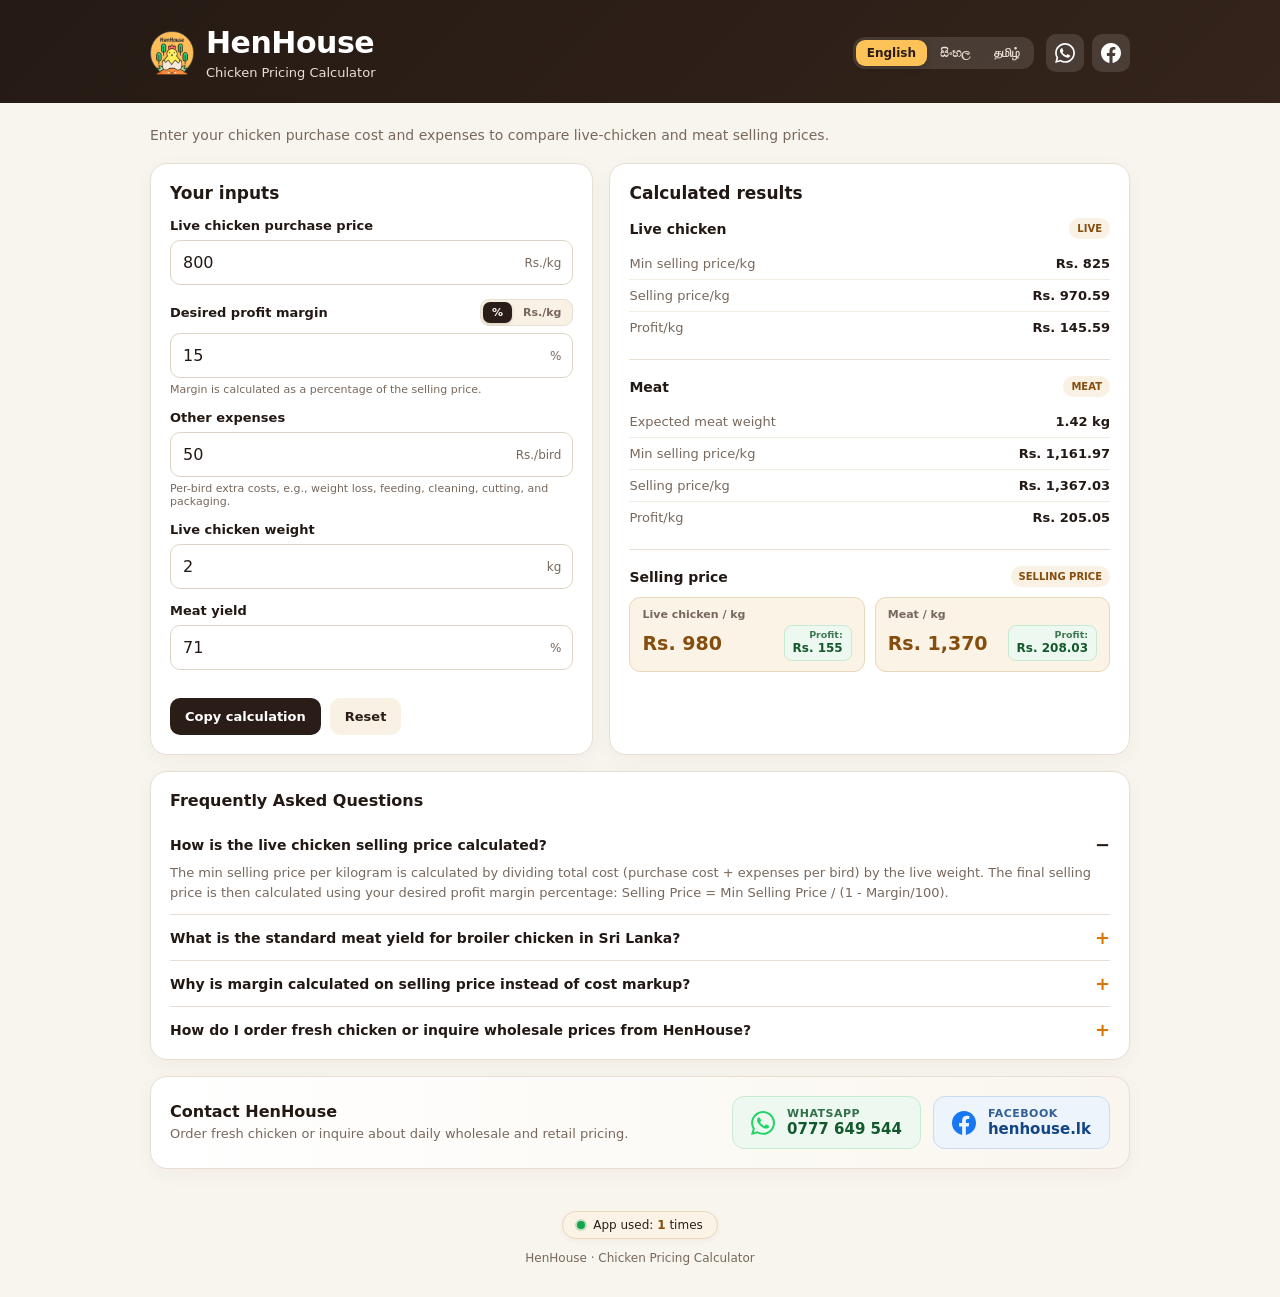
<file: index.html>
<!doctype html>
<html lang="en">
  <head>
    <meta charset="utf-8" />
    <meta name="viewport" content="width=device-width, initial-scale=1" />
    <meta name="theme-color" content="#2a1d17" />
    <meta name="mobile-web-app-capable" content="yes" />
    <meta name="apple-mobile-web-app-capable" content="yes" />
    <meta name="apple-mobile-web-app-status-bar-style" content="black-translucent" />
    <meta name="apple-mobile-web-app-title" content="HenHouse" />
    <meta
      name="description"
      content="Calculate and compare live chicken vs. meat min selling prices, selling prices, and profit margins in Sri Lanka. Trilingual poultry calculator in English, සිංහල, and தமிழ்."
    />
    <meta
      name="keywords"
      content="chicken price sri lanka, henhouse, live chicken price, chicken meat price, broiler poultry calculator, chicken selling price, broiler farming, කුකුල් මස් මිල, කිකිළි මිල, கோழி இறைச்சி விலை, sri lanka poultry farming"
    />
    <meta name="author" content="HenHouse" />
    <meta
      name="robots"
      content="index, follow, max-snippet:-1, max-image-preview:large, max-video-preview:-1"
    />
    <link rel="canonical" href="https://ragulan28.github.io/henhouse-calculator/" />
    <link
      rel="alternate"
      hreflang="x-default"
      href="https://ragulan28.github.io/henhouse-calculator/"
    />
    <link
      rel="alternate"
      hreflang="en"
      href="https://ragulan28.github.io/henhouse-calculator/"
    />
    <link
      rel="alternate"
      hreflang="si"
      href="https://ragulan28.github.io/henhouse-calculator/"
    />
    <link
      rel="alternate"
      hreflang="ta"
      href="https://ragulan28.github.io/henhouse-calculator/"
    />

    <!-- Open Graph / Facebook / WhatsApp -->
    <meta property="og:type" content="website" />
    <meta
      property="og:url"
      content="https://ragulan28.github.io/henhouse-calculator/"
    />
    <meta property="og:site_name" content="HenHouse" />
    <meta
      property="og:title"
      content="HenHouse | Chicken Pricing Calculator (Sri Lanka)"
    />
    <meta
      property="og:description"
      content="Calculate and compare live chicken vs. meat min selling prices, selling prices, and profit margins. Available in English, සිංහල, and தமிழ்."
    />
    <meta
      property="og:image"
      content="https://ragulan28.github.io/henhouse-calculator/assets/images/og-image.png"
    />
    <meta property="og:image:width" content="1200" />
    <meta property="og:image:height" content="630" />
    <meta
      property="og:image:alt"
      content="HenHouse Chicken Pricing Calculator Sri Lanka"
    />
    <meta property="og:locale" content="en_LK" />
    <meta property="og:locale:alternate" content="si_LK" />
    <meta property="og:locale:alternate" content="ta_LK" />

    <!-- Twitter / X -->
    <meta name="twitter:card" content="summary_large_image" />
    <meta
      name="twitter:title"
      content="HenHouse | Chicken Pricing Calculator (Sri Lanka)"
    />
    <meta
      name="twitter:description"
      content="Instant real-time live chicken vs. meat pricing calculator for poultry farmers and retailers in Sri Lanka."
    />
    <meta
      name="twitter:image"
      content="https://ragulan28.github.io/henhouse-calculator/assets/images/og-image.png"
    />

    <!-- Geographic targeting -->
    <meta name="geo.region" content="LK" />
    <meta name="geo.placename" content="Sri Lanka" />

    <title>HenHouse | Chicken Pricing Calculator</title>

    <!-- Schema.org JSON-LD Structured Data -->
    <script type="application/ld+json">
      {
        "@context": "https://schema.org",
        "@graph": [
          {
            "@type": "WebApplication",
            "name": "HenHouse Chicken Pricing Calculator",
            "applicationCategory": "BusinessApplication",
            "operatingSystem": "All",
            "url": "https://ragulan28.github.io/henhouse-calculator/",
            "image": "https://ragulan28.github.io/henhouse-calculator/assets/images/og-image.png",
            "description": "Calculate and compare live chicken vs. meat min selling prices, selling prices, and profit margins in Sri Lanka.",
            "inLanguage": ["en", "si", "ta"],
            "offers": {
              "@type": "Offer",
              "price": "0",
              "priceCurrency": "LKR"
            },
            "featureList": [
              "Live Chicken vs. Meat Price Comparison",
              "Min Selling Price Calculation per kg",
              "Profit Margin Percentage Modeling",
              "Trilingual Sri Lankan Support (English, Sinhala, Tamil)",
              "Instant WhatsApp and SMS Clipboard Export",
              "Offline Progressive Web App (PWA)"
            ]
          },
          {
            "@type": "LocalBusiness",
            "name": "HenHouse",
            "image": "https://ragulan28.github.io/henhouse-calculator/assets/images/logo.png",
            "url": "https://ragulan28.github.io/henhouse-calculator/",
            "telephone": "+94777649544",
            "address": {
              "@type": "PostalAddress",
              "addressCountry": "LK"
            },
            "sameAs": ["https://www.facebook.com/henhouse.lk"]
          },
          {
            "@type": "FAQPage",
            "mainEntity": [
              {
                "@type": "Question",
                "name": "How is the live chicken selling price calculated?",
                "acceptedAnswer": {
                  "@type": "Answer",
                  "text": "The min selling price per kilogram is calculated by dividing total cost (purchase cost + expenses per bird) by the live weight. The final selling price is then calculated using your desired profit margin percentage: Selling Price = Min Selling Price / (1 - Margin/100)."
                }
              },
              {
                "@type": "Question",
                "name": "What is the standard meat yield for broiler chicken in Sri Lanka?",
                "acceptedAnswer": {
                  "@type": "Answer",
                  "text": "In Sri Lanka, standard commercial broiler meat yield typically ranges from 68% to 74% (average 71%), depending on bird age, feed quality, and meat preparation."
                }
              },
              {
                "@type": "Question",
                "name": "Why is margin calculated on selling price instead of cost markup?",
                "acceptedAnswer": {
                  "@type": "Answer",
                  "text": "Commercial poultry traders and retail butcher shops use gross profit margin (Profit / Selling Price), ensuring your actual return percentage matches revenue rather than just marking up initial cost."
                }
              },
              {
                "@type": "Question",
                "name": "How do I order fresh chicken or inquire wholesale prices from HenHouse?",
                "acceptedAnswer": {
                  "@type": "Answer",
                  "text": "You can reach HenHouse directly on WhatsApp at 0777 649 544 (+94 77 764 9544) or visit facebook.com/henhouse.lk for daily wholesale and retail pricing updates."
                }
              }
            ]
          }
        ]
      }
    </script>
    <link rel="manifest" href="./manifest.webmanifest" />
    <script>
      window.__deferredInstallPrompt = null;
      window.addEventListener("beforeinstallprompt", function (e) {
        e.preventDefault();
        window.__deferredInstallPrompt = e;
      });
    </script>
    <link rel="icon" href="./favicon.ico" sizes="any" />
    <link rel="icon" href="./assets/icons/icon.svg" type="image/svg+xml" />
    <link rel="icon" href="./assets/icons/favicon.png" type="image/png" />
    <link rel="apple-touch-icon" href="./assets/icons/apple-touch-icon.png" />
    <link rel="stylesheet" href="./css/style.css" />
  </head>
  <body>
    <header>
      <div class="header-inner">
        <div class="brand">
          <img
            class="brand-logo"
            src="./assets/images/logo.png"
            alt="HenHouse Logo"
            width="44"
            height="44"
            onerror="
              this.onerror = null;
              this.src = './assets/images/henhouse.png';
            "
          />
          <div>
            <h1>HenHouse</h1>
            <p class="tagline" data-i18n="tagline">Chicken Pricing Calculator</p>
          </div>
        </div>
        <div class="header-right">
          <div class="lang-switch" role="group" aria-label="Language selector">
            <button
              type="button"
              class="lang-btn active"
              data-lang="en"
              aria-pressed="true"
            >
              English
            </button>
            <button
              type="button"
              class="lang-btn"
              data-lang="si"
              aria-pressed="false"
            >
              සිංහල
            </button>
            <button
              type="button"
              class="lang-btn"
              data-lang="ta"
              aria-pressed="false"
            >
              தமிழ்
            </button>
          </div>
          <div class="header-social" aria-label="HenHouse Social and Contact">
            <button
              type="button"
              id="installBtn"
              class="install-btn"
              hidden
              aria-label="Install HenHouse App"
            >
              <svg viewBox="0 0 24 24" aria-hidden="true">
                <path
                  d="M12 3a1 1 0 0 1 1 1v9.59l2.3-2.3a1 1 0 1 1 1.4 1.42l-4 4a1 1 0 0 1-1.4 0l-4-4a1 1 0 1 1 1.4-1.42l2.3 2.3V4a1 1 0 0 1 1-1zm-7 15a1 1 0 0 1 1 1v1h12v-1a1 1 0 1 1 2 0v2a1 1 0 0 1-1 1H5a1 1 0 0 1-1-1v-2a1 1 0 0 1 1-1z"
                />
              </svg>
              <span data-i18n="installBtn">Install</span>
            </button>
            <a
              href="https://wa.me/94777649544"
              target="_blank"
              rel="noopener noreferrer"
              class="header-social-link"
              title="Chat on WhatsApp (0777 649 544)"
              aria-label="Chat on WhatsApp 0777 649 544"
            >
              <svg viewBox="0 0 24 24" aria-hidden="true">
                <path
                  d="M.057 24l1.687-6.163c-1.041-1.804-1.588-3.849-1.587-5.946.003-6.556 5.338-11.891 11.893-11.891 3.181.001 6.167 1.24 8.413 3.488 2.245 2.248 3.481 5.236 3.48 8.414-.003 6.557-5.338 11.892-11.893 11.892-1.99-.001-3.951-.5-5.688-1.448l-6.305 1.654zm6.597-3.807c1.676.995 3.276 1.591 5.392 1.592 5.448 0 9.886-4.434 9.889-9.885.002-5.462-4.415-9.89-9.881-9.892-5.452 0-9.887 4.434-9.889 9.884-.001 2.225.651 3.891 1.746 5.634l-.999 3.648 3.742-.981zm11.387-5.464c-.074-.124-.272-.198-.57-.347-.297-.149-1.758-.868-2.031-.967-.272-.099-.47-.149-.669.149-.198.297-.768.967-.941 1.165-.173.198-.347.223-.644.074-.297-.149-1.255-.462-2.39-1.475-.883-.788-1.48-1.761-1.653-2.059-.173-.297-.018-.458.13-.606.134-.133.297-.347.446-.521.151-.172.2-.296.3-.495.099-.198.05-.372-.025-.521-.075-.148-.669-1.611-.916-2.206-.242-.579-.487-.501-.669-.51l-.57-.01c-.198 0-.52.074-.792.372s-1.04 1.016-1.04 2.479 1.065 2.876 1.213 3.074c.149.198 2.095 3.2 5.076 4.487.709.306 1.263.489 1.694.626.712.226 1.36.194 1.872.118.571-.085 1.758-.719 2.006-1.413.248-.695.248-1.29.173-1.414z"
                />
              </svg>
            </a>
            <a
              href="https://www.facebook.com/henhouse.lk"
              target="_blank"
              rel="noopener noreferrer"
              class="header-social-link"
              title="Follow on Facebook (henhouse.lk)"
              aria-label="Follow on Facebook henhouse.lk"
            >
              <svg viewBox="0 0 24 24" aria-hidden="true">
                <path
                  d="M24 12.073c0-6.627-5.373-12-12-12s-12 5.373-12 12c0 5.99 4.388 10.954 10.125 11.854v-8.385H7.078v-3.47h3.047V9.43c0-3.007 1.792-4.669 4.533-4.669 1.312 0 2.686.235 2.686.235v2.953H15.83c-1.491 0-1.956.925-1.956 1.874v2.25h3.328l-.532 3.47h-2.796v8.385C19.612 23.027 24 18.062 24 12.073z"
                />
              </svg>
            </a>
          </div>
        </div>
      </div>
    </header>

    <main>
      <div id="iosInstallBanner" class="ios-install-banner" role="status" hidden>
        <span id="installBannerText" data-i18n="iosInstallHint"
          >Tap Share, then 'Add to Home Screen' to install HenHouse.</span
        >
        <button
          type="button"
          id="iosInstallClose"
          class="ios-install-close"
          aria-label="Close"
        >
          ×
        </button>
      </div>
      <p class="intro" data-i18n="intro">
        Enter your chicken purchase cost and expenses to compare live-chicken
        and meat selling prices.
      </p>
      <div class="layout">
        <section class="card" aria-labelledby="inputs-heading">
          <h2 id="inputs-heading" data-i18n="inputsHeading">Your inputs</h2>
          <div class="field">
            <label for="purchase" data-i18n="purchaseLabel"
              >Live chicken purchase price</label
            >
            <div class="input-wrap">
              <input
                id="purchase"
                type="number"
                min="0"
                step="0.01"
                value="800"
              /><span class="unit" data-i18n="purchaseUnit">Rs./kg</span>
            </div>
          </div>
          <div class="field">
            <div class="field-header">
              <label for="margin" id="marginLabel" data-i18n="marginLabel"
                >Desired profit margin</label
              >
              <div
                class="mode-switch"
                role="group"
                aria-label="Profit calculation mode"
              >
                <button
                  type="button"
                  class="mode-btn active"
                  data-profit-mode="percent"
                  aria-pressed="true"
                  data-i18n="profitModePercent"
                >
                  %
                </button>
                <button
                  type="button"
                  class="mode-btn"
                  data-profit-mode="fixed"
                  aria-pressed="false"
                  data-i18n="profitModeFixed"
                >
                  Rs./kg
                </button>
              </div>
            </div>
            <div class="input-wrap">
              <input
                id="margin"
                type="number"
                min="0"
                max="99.99"
                step="0.1"
                value="15"
                aria-describedby="margin-hint"
              /><span class="unit" id="marginUnit">%</span>
            </div>
            <div class="hint" id="margin-hint" data-i18n="marginHint">
              Margin is calculated as a percentage of the selling price.
            </div>
          </div>
          <div class="field">
            <label for="expenses" data-i18n="expensesLabel">Other expenses</label>
            <div class="input-wrap">
              <input
                id="expenses"
                type="number"
                min="0"
                step="0.01"
                value="50"
                aria-describedby="expenses-hint"
              /><span class="unit" data-i18n="expensesUnit">Rs./bird</span>
            </div>
            <div class="hint" id="expenses-hint" data-i18n="expensesHint">
              Per-bird extra costs, e.g., weight loss, feeding, cleaning,
              cutting, and packaging.
            </div>
          </div>
          <div class="field">
            <label for="weight" data-i18n="weightLabel">Live chicken weight</label>
            <div class="input-wrap">
              <input
                id="weight"
                type="number"
                min="0.001"
                step="0.001"
                value="2"
              /><span class="unit" data-i18n="weightUnit">kg</span>
            </div>
          </div>
          <div class="field">
            <label for="yield" data-i18n="yieldLabel">Meat yield</label>
            <div class="input-wrap">
              <input
                id="yield"
                type="number"
                min="0.001"
                max="100"
                step="0.1"
                value="71"
              /><span class="unit">%</span>
            </div>
          </div>
          <div id="error" class="error" role="alert"></div>
          <div class="actions">
            <button class="primary" id="copy" data-i18n="copyBtn">
              Copy calculation
            </button>
            <button
              class="secondary"
              id="reset"
              type="button"
              data-i18n="resetBtn"
            >
              Reset
            </button>
          </div>
        </section>

        <section
          class="card"
          aria-labelledby="results-heading"
          aria-live="polite"
        >
          <h2 id="results-heading" data-i18n="resultsHeading">
            Calculated results
          </h2>
          <div class="result-group">
            <div class="result-title">
              <h3 data-i18n="liveTitle">Live chicken</h3>
              <span class="pill" data-i18n="livePill">LIVE</span>
            </div>
            <div class="metric">
              <span data-i18n="liveBELabel">Min selling price/kg</span
              ><strong id="liveBE">Rs. 825</strong>
            </div>
            <div class="metric">
              <span data-i18n="liveSPLabel">Selling price/kg</span>
              <strong id="liveSP">Rs. 970.59</strong>
            </div>
            <div class="metric">
              <span data-i18n="liveProfitLabel">Profit/kg</span
              ><strong id="liveProfit">Rs. 145.59</strong>
            </div>
          </div>
          <div class="result-group">
            <div class="result-title">
              <h3 data-i18n="dressedTitle">Meat</h3>
              <span class="pill" data-i18n="dressedPill">MEAT</span>
            </div>
            <div class="metric">
              <span data-i18n="dressedWeightLabel">Expected meat weight</span
              ><strong id="dressedWeight">1.42 kg</strong>
            </div>
            <div class="metric">
              <span data-i18n="dressedBELabel">Min selling price/kg</span
              ><strong id="dressedBE">Rs. 1,161.97</strong>
            </div>
            <div class="metric">
              <span data-i18n="dressedSPLabel">Selling price/kg</span>
              <strong id="dressedSP">Rs. 1,367.03</strong>
            </div>
            <div class="metric">
              <span data-i18n="dressedProfitLabel">Profit/kg</span
              ><strong id="dressedProfit">Rs. 205.05</strong>
            </div>
          </div>
          <div class="sp-slot" id="spSlot">
            <div class="result-group sp-group" id="spGroup">
              <div class="result-title">
                <h3 data-i18n="spHeading">Selling price</h3>
                <span class="pill" data-i18n="spPill">SELLING PRICE</span>
              </div>
              <div class="compare">
                <div class="compare-box">
                  <small data-i18n="spLiveCard">Live chicken / kg</small>
                  <strong id="compareLive">Rs. 980</strong>
                  <span class="compare-profit">
                    <span data-i18n="spProfitPrefix">Profit:</span>
                    <span id="compareLiveProfit">Rs. 155</span>
                  </span>
                </div>
                <div class="compare-box">
                  <small data-i18n="spDressedCard">Meat / kg</small>
                  <strong id="compareDressed">Rs. 1,370</strong>
                  <span class="compare-profit">
                    <span data-i18n="spProfitPrefix">Profit:</span>
                    <span id="compareDressedProfit">Rs. 208.03</span>
                  </span>
                </div>
              </div>
            </div>
          </div>
        </section>
      </div>

      <section class="card faq-card" aria-labelledby="faq-heading">
        <h2 id="faq-heading" data-i18n="faqHeading">Frequently Asked Questions</h2>
        <details class="faq-item" open>
          <summary data-i18n="faq1Q">
            How is the live chicken selling price calculated?
          </summary>
          <p data-i18n="faq1A">
            The min selling price per kilogram is calculated by dividing total cost
            (purchase cost + expenses per bird) by the live weight. The final
            selling price is then calculated using your desired profit margin
            percentage: Selling Price = Min Selling Price / (1 - Margin/100).
          </p>
        </details>
        <details class="faq-item">
          <summary data-i18n="faq2Q">
            What is the standard meat yield for broiler chicken in Sri Lanka?
          </summary>
          <p data-i18n="faq2A">
            In Sri Lanka, standard commercial broiler meat yield typically
            ranges from 68% to 74% (average 71%), depending on bird age, feed
            quality, and meat preparation (skin-on, whole cleaned bird).
          </p>
        </details>
        <details class="faq-item">
          <summary data-i18n="faq3Q">
            Why is margin calculated on selling price instead of cost markup?
          </summary>
          <p data-i18n="faq3A">
            Commercial poultry traders and retail butcher shops use gross profit
            margin (Profit / Selling Price), ensuring your actual return
            percentage matches total sales revenue rather than just marking up
            initial purchase cost.
          </p>
        </details>
        <details class="faq-item">
          <summary data-i18n="faq4Q">
            How do I order fresh chicken or inquire wholesale prices from HenHouse?
          </summary>
          <p data-i18n="faq4A">
            You can reach HenHouse directly on WhatsApp at 0777 649 544 (+94 77 764
            9544) or visit facebook.com/henhouse.lk for daily wholesale and retail
            pricing updates across Sri Lanka.
          </p>
        </details>
      </section>

      <section class="card contact-card" aria-labelledby="contact-heading">
        <div class="contact-info">
          <h2 id="contact-heading" data-i18n="contactHeading">Contact HenHouse</h2>
          <p data-i18n="contactDesc">
            Order fresh chicken or inquire about daily wholesale and retail
            pricing.
          </p>
        </div>
        <div class="contact-links">
          <a
            href="https://wa.me/94777649544"
            target="_blank"
            rel="noopener noreferrer"
            class="contact-btn whatsapp"
            aria-label="Chat with HenHouse on WhatsApp (0777 649 544)"
          >
            <svg viewBox="0 0 24 24" aria-hidden="true">
              <path
                d="M.057 24l1.687-6.163c-1.041-1.804-1.588-3.849-1.587-5.946.003-6.556 5.338-11.891 11.893-11.891 3.181.001 6.167 1.24 8.413 3.488 2.245 2.248 3.481 5.236 3.48 8.414-.003 6.557-5.338 11.892-11.893 11.892-1.99-.001-3.951-.5-5.688-1.448l-6.305 1.654zm6.597-3.807c1.676.995 3.276 1.591 5.392 1.592 5.448 0 9.886-4.434 9.889-9.885.002-5.462-4.415-9.89-9.881-9.892-5.452 0-9.887 4.434-9.889 9.884-.001 2.225.651 3.891 1.746 5.634l-.999 3.648 3.742-.981zm11.387-5.464c-.074-.124-.272-.198-.57-.347-.297-.149-1.758-.868-2.031-.967-.272-.099-.47-.149-.669.149-.198.297-.768.967-.941 1.165-.173.198-.347.223-.644.074-.297-.149-1.255-.462-2.39-1.475-.883-.788-1.48-1.761-1.653-2.059-.173-.297-.018-.458.13-.606.134-.133.297-.347.446-.521.151-.172.2-.296.3-.495.099-.198.05-.372-.025-.521-.075-.148-.669-1.611-.916-2.206-.242-.579-.487-.501-.669-.51l-.57-.01c-.198 0-.52.074-.792.372s-1.04 1.016-1.04 2.479 1.065 2.876 1.213 3.074c.149.198 2.095 3.2 5.076 4.487.709.306 1.263.489 1.694.626.712.226 1.36.194 1.872.118.571-.085 1.758-.719 2.006-1.413.248-.695.248-1.29.173-1.414z"
              />
            </svg>
            <div class="contact-btn-text">
              <span class="contact-btn-sub">WhatsApp</span>
              <span class="contact-btn-main">0777 649 544</span>
            </div>
          </a>
          <a
            href="https://www.facebook.com/henhouse.lk"
            target="_blank"
            rel="noopener noreferrer"
            class="contact-btn facebook"
            aria-label="Visit HenHouse Facebook page henhouse.lk"
          >
            <svg viewBox="0 0 24 24" aria-hidden="true">
              <path
                d="M24 12.073c0-6.627-5.373-12-12-12s-12 5.373-12 12c0 5.99 4.388 10.954 10.125 11.854v-8.385H7.078v-3.47h3.047V9.43c0-3.007 1.792-4.669 4.533-4.669 1.312 0 2.686.235 2.686.235v2.953H15.83c-1.491 0-1.956.925-1.956 1.874v2.25h3.328l-.532 3.47h-2.796v8.385C19.612 23.027 24 18.062 24 12.073z"
              />
            </svg>
            <div class="contact-btn-text">
              <span class="contact-btn-sub">Facebook</span>
              <span class="contact-btn-main">henhouse.lk</span>
            </div>
          </a>
        </div>
      </section>
    </main>
    <footer>
      <div class="usage-container">
        <div class="usage-badge" id="usageBadge" aria-live="polite">
          <span class="usage-dot" aria-hidden="true"></span>
          <span id="usageText"
            ><span data-i18n="usageLabel">App used:</span>
            <strong id="appUsesCount">--</strong>
            <span data-i18n="usageSuffix">times</span></span
          >
        </div>
      </div>
      <div data-i18n="footerText">HenHouse · Chicken Pricing Calculator</div>
    </footer>

    <script src="./js/i18n.js"></script>
    <script src="./js/app.js"></script>
  </body>
</html>
</file>
<file: css/style.css>
:root {
  color-scheme: light;
  --primary: #2a1d17;
  --primary2: #d97706;
  --gold: #fdc258;
  --ink: #231914;
  --muted: #78685c;
  --line: #e8ded2;
  --bg: #f8f5ee;
  --card: #fff;
  --soft: #f9f1e3;
  --danger: #b3261e;
  --green: var(--primary);
  --green2: var(--primary2);
  font-family:
    Inter,
    ui-sans-serif,
    system-ui,
    -apple-system,
    BlinkMacSystemFont,
    "Segoe UI",
    Roboto,
    "Noto Sans Sinhala",
    "Noto Sans Tamil",
    "Iskoola Pota",
    "Nirmala UI",
    sans-serif;
}

* {
  box-sizing: border-box;
}

body {
  margin: 0;
  background: var(--bg);
  color: var(--ink);
}

header {
  background: linear-gradient(135deg, #251a14 0%, #34241b 100%);
  color: white;
  padding: 25px 18px 23px;
}

.header-inner,
main {
  width: min(100% - 28px, 980px);
  margin: 0 auto;
}

.header-inner {
  display: flex;
  justify-content: space-between;
  align-items: center;
  gap: 16px;
  flex-wrap: wrap;
}

.brand {
  display: flex;
  align-items: center;
  gap: 12px;
}

.brand-logo {
  width: 44px;
  height: 44px;
  object-fit: contain;
  display: block;
  flex-shrink: 0;
}

.header-right {
  display: flex;
  align-items: center;
  gap: 12px;
  flex-wrap: wrap;
}

.lang-switch {
  display: inline-flex;
  background: rgba(255, 255, 255, 0.12);
  border-radius: 12px;
  padding: 3px;
  gap: 2px;
}

.lang-btn {
  background: transparent;
  color: #e8ded2;
  border: 0;
  border-radius: 9px;
  padding: 6px 11px;
  font: inherit;
  font-size: 12px;
  font-weight: 650;
  cursor: pointer;
  transition:
    background 0.15s ease,
    color 0.15s ease;
}

.lang-btn:hover {
  background: rgba(255, 255, 255, 0.22);
  color: #fff;
}

.lang-btn.active {
  background: var(--gold);
  color: var(--primary);
  font-weight: 750;
  box-shadow: 0 2px 6px rgba(0, 0, 0, 0.2);
}

.lang-btn:focus-visible {
  outline: 2px solid var(--gold);
  outline-offset: 1px;
}

.header-social {
  display: flex;
  gap: 8px;
  align-items: center;
}

.header-social-link {
  display: inline-flex;
  align-items: center;
  justify-content: center;
  width: 38px;
  height: 38px;
  border-radius: 10px;
  background: rgba(255, 255, 255, 0.12);
  color: #fff;
  text-decoration: none;
  transition:
    background 0.15s ease,
    transform 0.15s ease;
}

.header-social-link:hover {
  background: rgba(255, 255, 255, 0.24);
  transform: translateY(-1px);
}

.header-social-link:focus-visible {
  outline: 3px solid var(--gold);
  outline-offset: 2px;
}

.header-social-link svg {
  width: 20px;
  height: 20px;
  fill: currentColor;
}

.install-btn {
  display: inline-flex;
  align-items: center;
  gap: 6px;
  height: 38px;
  padding: 0 12px;
  border-radius: 10px;
  background: var(--gold);
  color: var(--primary);
  font-size: 12px;
  font-weight: 750;
  transition:
    background 0.15s ease,
    transform 0.15s ease;
}

.install-btn[hidden] {
  display: none;
}

.install-btn:hover {
  background: #fdd074;
  transform: translateY(-1px);
}

.install-btn svg {
  width: 16px;
  height: 16px;
  fill: currentColor;
  flex-shrink: 0;
}

.ios-install-banner {
  display: flex;
  align-items: center;
  justify-content: space-between;
  gap: 10px;
  margin-bottom: 14px;
  padding: 10px 12px;
  border-radius: 12px;
  background: #fbf3e5;
  border: 1px solid #ead6bb;
  color: var(--primary);
  font-size: 12.5px;
  line-height: 1.4;
}

.ios-install-banner[hidden] {
  display: none;
}

.ios-install-close {
  background: transparent;
  color: var(--muted);
  padding: 2px 6px;
  font-size: 18px;
  line-height: 1;
  border-radius: 6px;
  flex-shrink: 0;
}

.ios-install-close:hover {
  color: var(--primary);
  background: rgba(42, 29, 23, 0.08);
}

h1 {
  margin: 0;
  font-size: clamp(22px, 4vw, 30px);
  letter-spacing: -0.5px;
}

.tagline {
  margin: 5px 0 0;
  color: #e8dfd5;
  font-size: 13px;
}

main {
  padding: 22px 0 42px;
}

.intro {
  margin: 0 0 17px;
  color: var(--muted);
  font-size: 14px;
  line-height: 1.5;
}

.layout {
  display: grid;
  grid-template-columns: minmax(0, 0.92fr) minmax(0, 1.08fr);
  gap: 16px;
  align-items: stretch;
}

.layout > .card {
  display: flex;
  flex-direction: column;
  height: 100%;
}

.card {
  background: var(--card);
  border: 1px solid var(--line);
  border-radius: 17px;
  padding: 19px;
  box-shadow: 0 5px 20px rgba(42, 29, 23, 0.04);
}

h2 {
  font-size: 17px;
  margin: 0 0 15px;
}

.field {
  margin-bottom: 14px;
}

label {
  display: block;
  font-size: 13px;
  font-weight: 650;
  margin-bottom: 7px;
}

.field-header {
  display: flex;
  justify-content: space-between;
  align-items: center;
  gap: 8px;
  margin-bottom: 7px;
}

.field-header label {
  margin-bottom: 0;
}

.mode-switch {
  display: inline-flex;
  background: var(--soft);
  border: 1px solid var(--line);
  border-radius: 9px;
  padding: 2px;
  gap: 2px;
  flex-shrink: 0;
}

.mode-btn {
  background: transparent;
  color: var(--muted);
  border: 0;
  border-radius: 7px;
  padding: 4px 9px;
  font: inherit;
  font-size: 11px;
  font-weight: 700;
  cursor: pointer;
  transition:
    background 0.15s ease,
    color 0.15s ease;
}

.mode-btn:hover {
  color: var(--primary);
}

.mode-btn.active {
  background: var(--primary);
  color: #fff;
  box-shadow: 0 1px 3px rgba(42, 29, 23, 0.2);
}

.mode-btn:focus-visible {
  outline: 2px solid var(--gold);
  outline-offset: 1px;
}

.input-wrap {
  position: relative;
}

input {
  width: 100%;
  border: 1px solid #ddd4c5;
  border-radius: 10px;
  padding: 12px 48px 12px 12px;
  font: inherit;
  font-size: 16px;
  color: var(--ink);
  background: #fff;
  outline: none;
}

input:focus {
  border-color: var(--primary2);
  box-shadow: 0 0 0 3px rgba(217, 119, 6, 0.16);
}

.unit {
  position: absolute;
  right: 12px;
  top: 50%;
  transform: translateY(-50%);
  color: var(--muted);
  font-size: 12px;
  pointer-events: none;
}

.hint {
  color: var(--muted);
  font-size: 11px;
  margin-top: 5px;
}

.actions {
  display: flex;
  gap: 9px;
  flex-wrap: wrap;
  margin-top: auto;
  padding-top: 14px;
}

button {
  border: 0;
  border-radius: 10px;
  padding: 11px 15px;
  font: inherit;
  font-size: 13px;
  font-weight: 700;
  cursor: pointer;
}

.primary {
  color: #fff;
  background: var(--primary);
}

.primary:hover {
  background: #3c2a21;
}

.secondary {
  color: var(--primary);
  background: var(--soft);
}

.secondary:hover {
  background: #f2e4cc;
}

button:focus-visible {
  outline: 3px solid var(--gold);
  outline-offset: 2px;
}

.error {
  display: none;
  color: var(--danger);
  background: #fff1f1;
  padding: 10px 12px;
  border-radius: 9px;
  font-size: 13px;
  margin-top: 12px;
}

.result-group + .result-group,
.result-group + .sp-slot {
  border-top: 1px solid var(--line);
  margin-top: 16px;
  padding-top: 16px;
}

.result-title {
  display: flex;
  justify-content: space-between;
  align-items: center;
  gap: 10px;
  margin-bottom: 9px;
}

.result-title h3 {
  margin: 0;
  font-size: 14px;
}

.pill {
  font-size: 10px;
  font-weight: 700;
  color: #854d0e;
  background: var(--soft);
  border-radius: 30px;
  padding: 5px 8px;
}

.metric {
  display: flex;
  justify-content: space-between;
  gap: 15px;
  padding: 8px 0;
  border-bottom: 1px solid #f2ece1;
  font-size: 13px;
}

.metric:last-child {
  border-bottom: 0;
}

.metric span:first-child {
  color: var(--muted);
}

.metric strong {
  text-align: right;
  font-variant-numeric: tabular-nums;
}

.highlight {
  background: var(--soft);
  margin: 6px -9px;
  padding: 9px 9px;
  border-radius: 9px;
}

.compare {
  display: grid;
  grid-template-columns: 1fr 1fr;
  gap: 10px;
  margin-top: 10px;
}

.compare-box {
  display: grid;
  grid-template-columns: minmax(0, 1fr) auto;
  align-items: center;
  column-gap: 8px;
  row-gap: 4px;
  background: #fbf3e5;
  border: 1px solid #ead6bb;
  border-radius: 11px;
  padding: 10px 12px;
  margin: 0;
  min-width: 0;
  box-sizing: border-box;
}

.compare-box small {
  grid-column: 1 / -1;
  display: block;
  color: var(--muted);
  font-size: 11px;
  font-weight: 650;
  margin-bottom: 0;
}

.compare-box strong {
  display: block;
  font-size: clamp(16px, 2.5vw, 19px);
  font-weight: 800;
  color: #854d0e;
  font-variant-numeric: tabular-nums;
  white-space: nowrap;
  overflow: hidden;
  text-overflow: ellipsis;
}

.compare-profit {
  display: inline-flex;
  flex-direction: column;
  align-items: flex-end;
  justify-content: center;
  gap: 1px;
  padding: 4px 8px;
  border-radius: 8px;
  background: #edf9f0;
  border: 1px solid #c6ebd0;
  color: #14592e;
  font-variant-numeric: tabular-nums;
  flex-shrink: 0;
}

.compare-profit span:first-child {
  font-size: 9.5px;
  font-weight: 650;
  line-height: 1.1;
  opacity: 0.8;
  white-space: nowrap;
}

.compare-profit span:last-child {
  font-size: 12px;
  font-weight: 800;
  line-height: 1.2;
  white-space: nowrap;
}

.note {
  color: var(--muted);
  font-size: 11px;
  line-height: 1.5;
  margin: 14px 0 0;
}

/* Usage Tracker Badge */
.usage-container {
  display: flex;
  justify-content: center;
  margin-bottom: 12px;
}

.usage-badge {
  display: inline-flex;
  align-items: center;
  gap: 8px;
  background: #fbf3e5;
  border: 1px solid #ead6bb;
  border-radius: 20px;
  padding: 6px 14px;
  font-size: 12px;
  color: var(--primary);
  box-shadow: 0 2px 6px rgba(42, 29, 23, 0.04);
}

.usage-badge strong {
  color: #854d0e;
  font-weight: 800;
  font-variant-numeric: tabular-nums;
}

.usage-dot {
  width: 8px;
  height: 8px;
  border-radius: 50%;
  background: #16a34a;
  box-shadow: 0 0 0 2px rgba(22, 163, 74, 0.25);
  animation: pulseDot 2s infinite ease-in-out;
}

@keyframes pulseDot {
  0%,
  100% {
    transform: scale(1);
    opacity: 1;
  }
  50% {
    transform: scale(1.25);
    opacity: 0.7;
  }
}

footer {
  text-align: center;
  color: var(--muted);
  font-size: 12px;
  padding: 0 15px 32px;
}

.social-bar {
  display: flex;
  justify-content: center;
  gap: 12px;
  flex-wrap: wrap;
  margin-bottom: 14px;
}

.social-btn {
  display: inline-flex;
  align-items: center;
  gap: 8px;
  padding: 9px 15px;
  border-radius: 12px;
  text-decoration: none;
  font-size: 13px;
  font-weight: 650;
  border: 1px solid var(--line);
  background: #fff;
  color: var(--ink);
  box-shadow: 0 3px 8px rgba(42, 29, 23, 0.03);
  transition: all 0.15s ease;
}

.social-btn svg {
  width: 18px;
  height: 18px;
  flex-shrink: 0;
}

.social-btn.whatsapp {
  color: #186c3b;
}

.social-btn.whatsapp svg {
  fill: #25d366;
}

.social-btn.facebook {
  color: #18539e;
}

.social-btn.facebook svg {
  fill: #1877f2;
}

.social-btn:hover {
  border-color: var(--primary2);
  transform: translateY(-1px);
  box-shadow: 0 5px 12px rgba(42, 29, 23, 0.07);
}

.social-btn:focus-visible {
  outline: 3px solid var(--gold);
  outline-offset: 2px;
}

.faq-card {
  margin-top: 16px;
}

.faq-card h2 {
  margin: 0 0 12px;
  font-size: 16px;
}

.faq-item {
  border-bottom: 1px solid var(--line);
  padding: 12px 0;
}

.faq-item:last-child {
  border-bottom: 0;
  padding-bottom: 0;
}

.faq-item summary {
  font-size: 14px;
  font-weight: 650;
  cursor: pointer;
  color: var(--ink);
  display: flex;
  justify-content: space-between;
  align-items: center;
  list-style: none;
  user-select: none;
}

.faq-item summary::-webkit-details-marker {
  display: none;
}

.faq-item summary::after {
  content: "+";
  font-size: 18px;
  font-weight: 600;
  color: var(--primary2);
  margin-left: 10px;
  transition: transform 0.2s ease;
}

.faq-item[open] summary::after {
  content: "−";
  color: var(--primary);
}

.faq-item p {
  margin: 8px 0 0;
  font-size: 13px;
  color: var(--muted);
  line-height: 1.5;
}

.contact-card {
  margin-top: 16px;
  display: flex;
  justify-content: space-between;
  align-items: center;
  gap: 18px;
  flex-wrap: wrap;
  background: linear-gradient(to right, #fff, #faf6ee);
}

.contact-info h2 {
  margin: 0 0 4px;
  font-size: 16px;
}

.contact-info p {
  margin: 0;
  color: var(--muted);
  font-size: 13px;
  line-height: 1.4;
}

.contact-links {
  display: flex;
  gap: 12px;
  flex-wrap: wrap;
}

.contact-btn {
  display: inline-flex;
  align-items: center;
  gap: 12px;
  padding: 10px 18px;
  border-radius: 12px;
  text-decoration: none;
  border: 1px solid var(--line);
  transition:
    transform 0.15s ease,
    box-shadow 0.15s ease,
    border-color 0.15s ease;
}

.contact-btn svg {
  width: 24px;
  height: 24px;
  flex-shrink: 0;
}

.contact-btn-text {
  display: flex;
  flex-direction: column;
  text-align: left;
}

.contact-btn-sub {
  font-size: 11px;
  text-transform: uppercase;
  letter-spacing: 0.5px;
  font-weight: 700;
  opacity: 0.85;
}

.contact-btn-main {
  font-size: 15px;
  font-weight: 750;
}

.contact-btn.whatsapp {
  background: #edf9f0;
  color: #14592e;
  border-color: #c6ebd0;
}

.contact-btn.whatsapp svg {
  fill: #25d366;
}

.contact-btn.facebook {
  background: #eef4fc;
  color: #124685;
  border-color: #c9dbf2;
}

.contact-btn.facebook svg {
  fill: #1877f2;
}

.contact-btn:hover {
  transform: translateY(-2px);
  box-shadow: 0 6px 16px rgba(20, 50, 30, 0.08);
}

.contact-btn.whatsapp:hover {
  border-color: #25d366;
}

.contact-btn.facebook:hover {
  border-color: #1877f2;
}

.contact-btn:focus-visible {
  outline: 3px solid var(--gold);
  outline-offset: 2px;
}

@media (max-width: 720px) {
  .layout {
    grid-template-columns: 1fr;
  }
  .layout > .card {
    height: auto;
  }
  .card {
    padding: 16px;
  }
  .actions {
    margin-top: 18px;
  }
  .header-right {
    width: 100%;
    justify-content: space-between;
  }
  .sp-group.is-pinned {
    position: fixed;
    left: 14px;
    right: 14px;
    bottom: calc(12px + env(safe-area-inset-bottom, 0px));
    z-index: 40;
    background: rgba(255, 255, 255, 0.96);
    -webkit-backdrop-filter: blur(8px);
    backdrop-filter: blur(8px);
    border: 1px solid var(--line);
    border-radius: 17px;
    box-shadow: 0 8px 24px rgba(42, 29, 23, 0.14);
    padding: 12px 14px;
  }
  .sp-group.is-pinned .result-title {
    margin-bottom: 6px;
  }
  .sp-group.is-pinned .pill {
    display: none;
  }
  .sp-group.is-pinned .compare {
    grid-template-columns: 1fr 1fr;
    gap: 8px;
    margin-top: 0;
  }
  .sp-group.is-pinned .compare-box {
    padding: 8px 10px;
    column-gap: 6px;
    row-gap: 3px;
  }
  .sp-group.is-pinned .compare-box small {
    margin-bottom: 0;
  }
  .sp-group.is-pinned .compare-box strong {
    font-size: 16px;
  }
  .sp-group.is-pinned .compare-profit {
    padding: 3px 6px;
    border-radius: 7px;
  }
  .sp-group.is-pinned .compare-profit span:first-child {
    font-size: 9px;
  }
  .sp-group.is-pinned .compare-profit span:last-child {
    font-size: 11px;
  }
}

@media (max-width: 480px) {
  .compare {
    grid-template-columns: 1fr;
    gap: 8px;
  }
  .sp-group.is-pinned .compare {
    grid-template-columns: 1fr 1fr;
    gap: 6px;
  }
  .sp-group.is-pinned .compare-box {
    grid-template-columns: 1fr;
    align-items: start;
    padding: 7px 8px;
    row-gap: 4px;
  }
  .sp-group.is-pinned .compare-box small {
    font-size: 10.5px;
    line-height: 1.25;
  }
  .sp-group.is-pinned .compare-box strong {
    font-size: 16px;
  }
  .sp-group.is-pinned .compare-profit {
    flex-direction: row;
    align-items: center;
    justify-content: space-between;
    flex-wrap: wrap;
    width: 100%;
    gap: 4px;
    padding: 3px 6px;
  }
  .sp-group.is-pinned .compare-profit span:first-child {
    font-size: 9.5px;
  }
  .sp-group.is-pinned .compare-profit span:last-child {
    font-size: 10.5px;
  }
  .lang-btn {
    padding: 5px 8px;
    font-size: 11px;
  }
}
</file>
